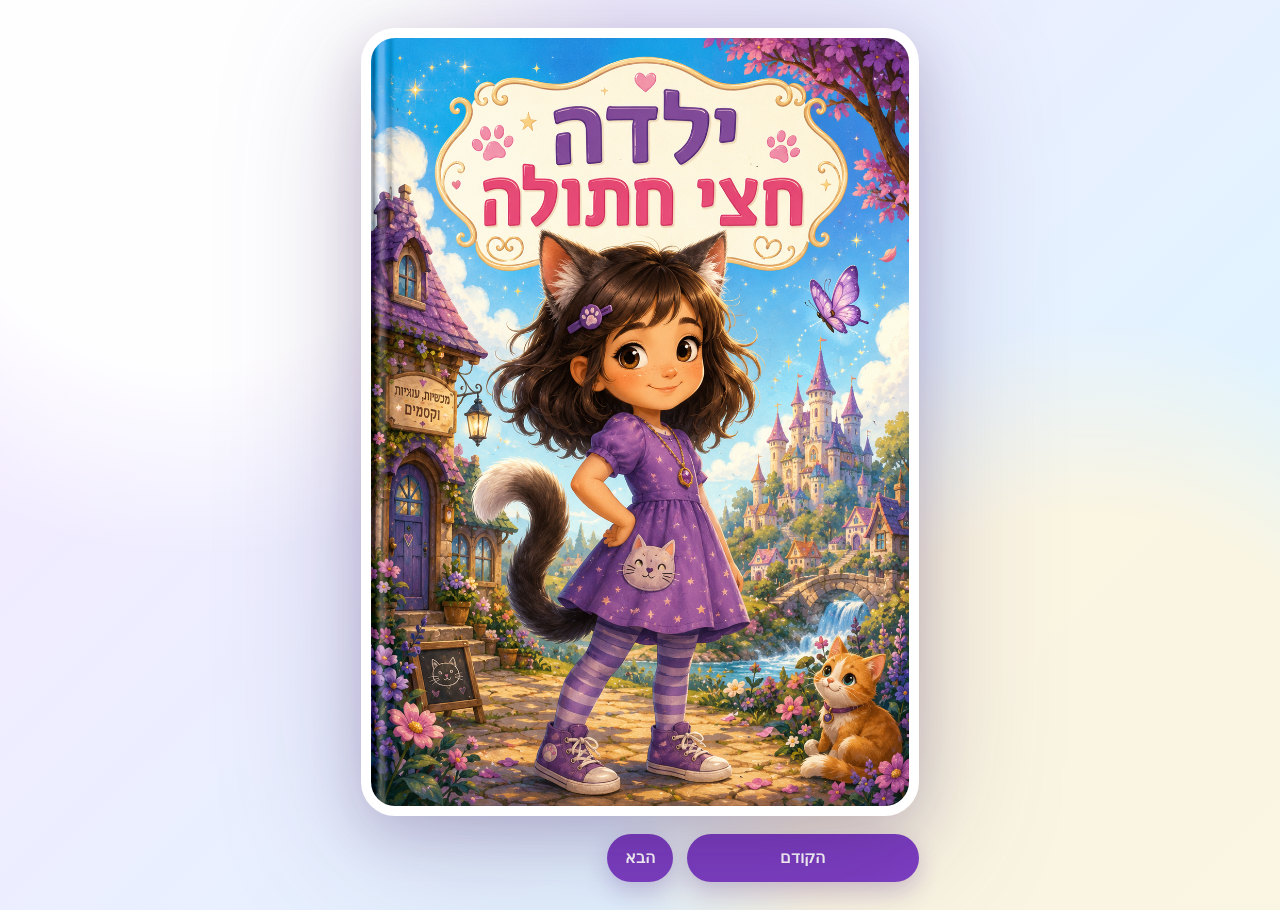
<file: cat_girl/index.html>
<!DOCTYPE html>
<html lang="he" dir="rtl">
<head>
  <meta charset="UTF-8" />
  <meta name="viewport" content="width=device-width, initial-scale=1.0" />
  <title>ילדה חצי חתולה</title>
  <link rel="stylesheet" href="style.css" />
</head>
<body>
  <main class="app">
    <section class="book-shell" aria-label="ילדה חצי חתולה">
      <div class="book" id="book">
        <article class="page is-active">
          <img src="assets/cover.png" alt="שער הספר ילדה חצי חתולה" />
        </article>

        <article class="page">
          <img src="assets/page-1.png" alt="דף 1 ילדה חצי חתולה הלכה לבריכה" />
        </article>

        <article class="page">
          <img src="assets/page-2.png" alt="דף 2 שאלו למה היא נולדה ככה חצי חתולה" />
        </article>

        <article class="page">
  <img src="assets/page-3.png" alt="דף 2 שאלו למה היא נולדה ככה חצי חתולה" />
</article>
      </div>

      <nav class="controls" aria-label="דפדוף בספר">
        <button type="button" id="prevBtn" aria-label="לעמוד הקודם">הקודם</button>
        <button type="button" id="nextBtn" aria-label="לעמוד הבא">הבא</button>
      </nav>
    </section>
  </main>

  <script src="script.js"></script>
</body>
</html>
</file>
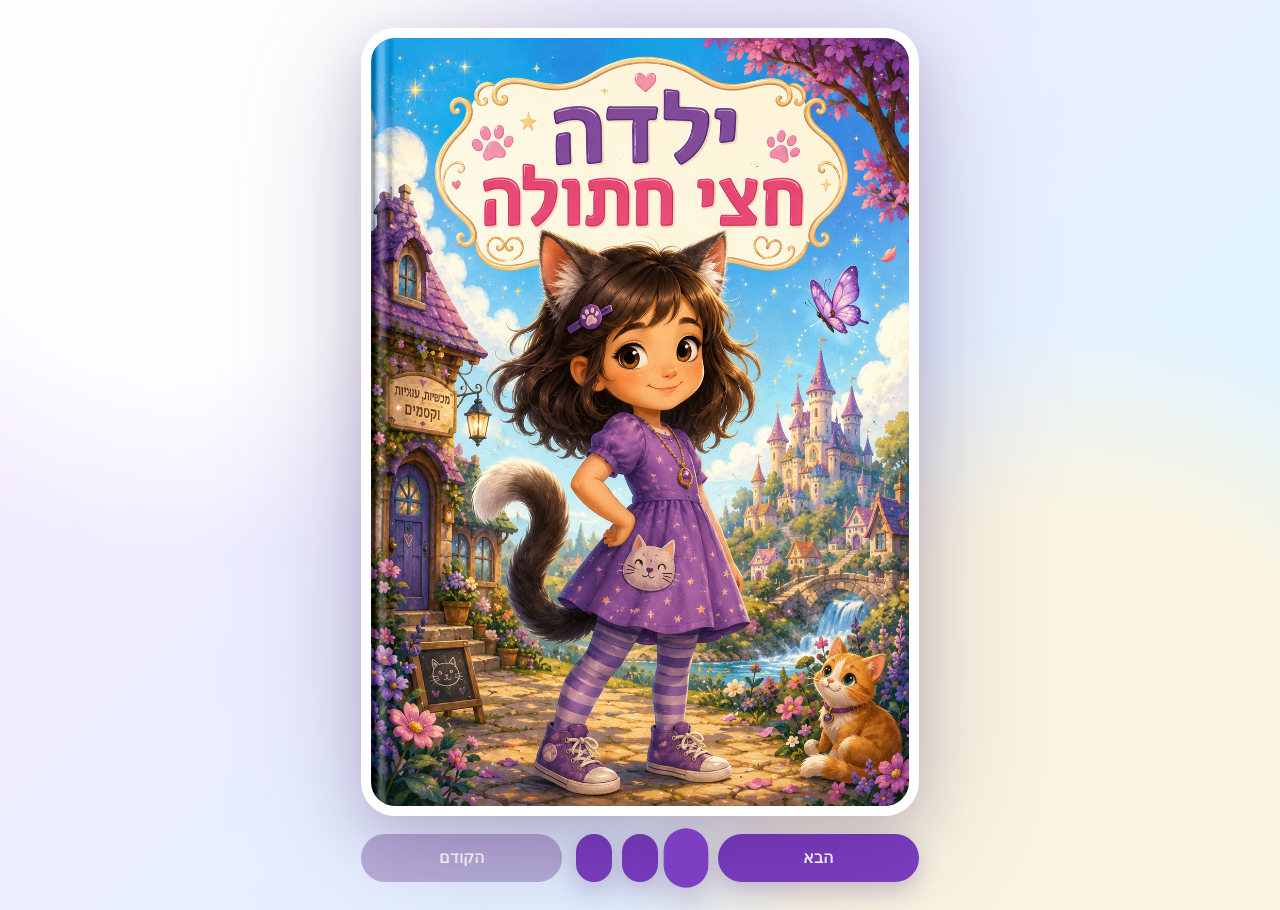
<file: cat_girl_book_clean_github_pages/index.html>
<!DOCTYPE html>
<html lang="he" dir="rtl">
<head>
  <meta charset="UTF-8" />
  <meta name="viewport" content="width=device-width, initial-scale=1.0" />
  <title>ילדה חצי חתולה</title>
  <link rel="stylesheet" href="style.css" />
</head>
<body>
  <main class="app">
    <section class="book-shell" aria-label="ילדה חצי חתולה">
      <div class="book" id="book">
        <article class="page is-active">
          <img src="assets/cover.png" alt="שער הספר ילדה חצי חתולה" />
        </article>

        <article class="page">
          <img src="assets/page-1.png" alt="דף 1 ילדה חצי חתולה הלכה לבריכה" />
        </article>

        <article class="page">
          <img src="assets/page-2.png" alt="דף 2 שאלו למה היא נולדה ככה חצי חתולה" />
        </article>
      </div>

      <nav class="controls" aria-label="דפדוף בספר">
        <button type="button" id="nextBtn" aria-label="לעמוד הבא">הבא</button>
        <div class="dots" id="dots" aria-label="בחירת עמוד"></div>
        <button type="button" id="prevBtn" aria-label="לעמוד הקודם">הקודם</button>
      </nav>
    </section>
  </main>

  <script src="script.js"></script>
</body>
</html>
</file>
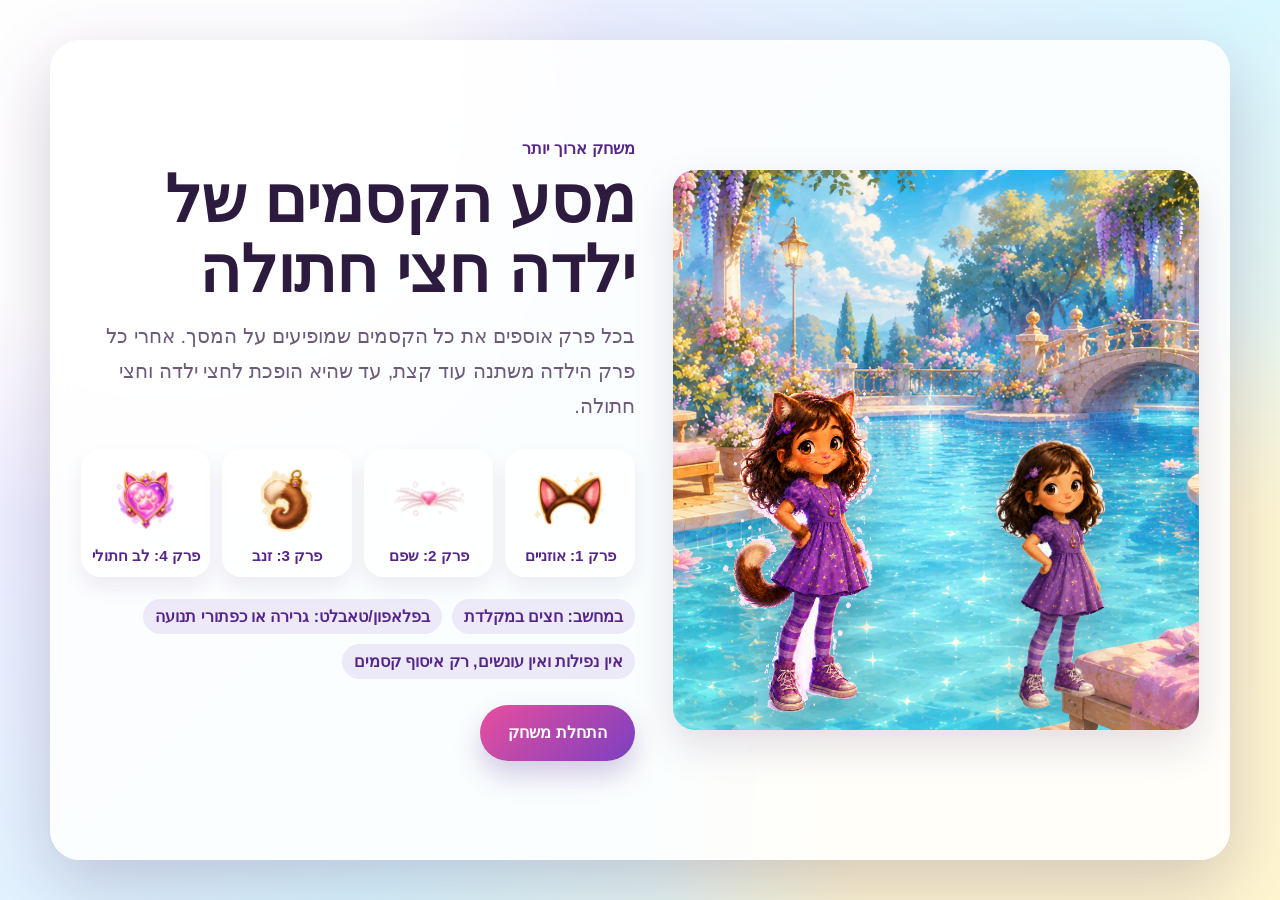
<file: cat_girl/game/index.html>
<!DOCTYPE html>
<html lang="he" dir="rtl">
<head>
  <meta charset="UTF-8" />
  <meta name="viewport" content="width=device-width, initial-scale=1.0" />
  <title>מסע הקסמים של ילדה חצי חתולה</title>
  <link rel="stylesheet" href="style.css" />
</head>
<body>
  <main class="app">
    <section class="screen start-screen is-active" id="startScreen">
      <div class="layout-card start-card">
        <div class="art-card">
          <img src="assets/background.png" alt="בריכה קסומה" class="art-bg" />
          <img src="assets/girl-0.png" alt="הילדה לפני הקסם" class="start-girl girl-human" />
          <img src="assets/girl-4.png" alt="הילדה אחרי הקסם" class="start-girl girl-cat" />
        </div>

        <div class="copy-card">
          <p class="eyebrow">משחק ארוך יותר</p>
          <h1>מסע הקסמים של ילדה חצי חתולה</h1>
          <p class="lead">
            בכל פרק אוספים את כל הקסמים שמופיעים על המסך.
            אחרי כל פרק הילדה משתנה עוד קצת, עד שהיא הופכת לחצי ילדה וחצי חתולה.
          </p>

          <div class="chapter-list">
            <div><img src="assets/item-ears.png" alt="" /><span>פרק 1: אוזניים</span></div>
            <div><img src="assets/item-whiskers.png" alt="" /><span>פרק 2: שפם</span></div>
            <div><img src="assets/item-tail.png" alt="" /><span>פרק 3: זנב</span></div>
            <div><img src="assets/item-heart.png" alt="" /><span>פרק 4: לב חתולי</span></div>
          </div>

          <div class="rules">
            <span>במחשב: חצים במקלדת</span>
            <span>בפלאפון/טאבלט: גרירה או כפתורי תנועה</span>
            <span>אין נפילות ואין עונשים, רק איסוף קסמים</span>
          </div>

          <button type="button" id="startBtn" class="primary-btn">התחלת משחק</button>
        </div>
      </div>
    </section>

    <section class="screen game-screen" id="gameScreen">
      <header class="topbar">
        <div class="stat">
          <span>פרק</span>
          <strong id="chapterText">1 / 4</strong>
        </div>

        <div class="stat wide">
          <span id="chapterName">אוספים אוזניים</span>
          <div class="bar">
            <div class="bar-fill" id="barFill"></div>
          </div>
        </div>

        <div class="stat">
          <span>נאסף</span>
          <strong id="scoreText">0 / 5</strong>
        </div>
      </header>

      <section class="game-panel">
        <div class="board" id="board" aria-label="אזור המשחק">
          <img src="assets/background.png" alt="" class="board-bg" />
          <div class="board-shade"></div>

          <div class="message" id="message">אספי את כל אוזני החתול</div>

          <div class="sparkle sparkle-one"></div>
          <div class="sparkle sparkle-two"></div>
          <div class="sparkle sparkle-three"></div>
          <div class="sparkle sparkle-four"></div>

          <img id="player" class="player" src="assets/girl-0.png" alt="הילדה" />

          <div class="level-complete" id="levelComplete">
            <div>
              <h2 id="levelTitle">יופי</h2>
              <p id="levelText">הילדה השתנתה עוד קצת.</p>
              <button type="button" id="continueBtn" class="primary-btn small">המשך</button>
            </div>
          </div>
        </div>

        <nav class="move-controls" aria-label="כפתורי תנועה">
          <button type="button" data-dir="up">למעלה</button>
          <div class="move-row">
            <button type="button" data-dir="right">ימינה</button>
            <button type="button" data-dir="left">שמאלה</button>
          </div>
          <button type="button" data-dir="down">למטה</button>
        </nav>
      </section>
    </section>

    <section class="screen end-screen" id="endScreen">
      <div class="layout-card end-card">
        <div class="art-card">
          <img src="assets/background.png" alt="בריכה קסומה" class="art-bg" />
          <img src="assets/girl-4.png" alt="הילדה חצי חתולה" class="end-girl" />
        </div>

        <div class="copy-card">
          <p class="eyebrow">הקסם הושלם</p>
          <h2>היא הפכה לחצי ילדה וחצי חתולה</h2>
          <p class="lead">
            עכשיו היא יכולה להסביר לילדים בחיוך:
            אבא שלה היה חתול, ואמא שלה בת אדם.
          </p>
          <button type="button" id="againBtn" class="primary-btn">לשחק שוב</button>
        </div>
      </div>
    </section>
  </main>

  <script src="script.js"></script>
</body>
</html>
</file>
<file: cat_girl/style.css>
* {
  box-sizing: border-box;
}

:root {
  --page-ratio: 1055 / 1491;
  --bg-1: #f9e8ff;
  --bg-2: #d9f7ff;
  --bg-3: #fff5dd;
  --accent: #7d3fc2;
  --accent-dark: #542485;
  --disabled: rgba(84, 36, 133, 0.32);
  --shadow: 0 24px 70px rgba(54, 24, 88, 0.22);
}

html,
body {
  min-height: 100%;
  margin: 0;
}

body {
  font-family: Arial, "Noto Sans Hebrew", sans-serif;
  background:
    radial-gradient(circle at 15% 12%, rgba(255, 255, 255, 0.95) 0 16rem, transparent 28rem),
    radial-gradient(circle at 85% 88%, rgba(255, 245, 221, 0.85) 0 18rem, transparent 30rem),
    linear-gradient(135deg, var(--bg-1), var(--bg-2));
  color: #2d193c;
  overflow-x: hidden;
}

button {
  font: inherit;
}

.app {
  min-height: 100svh;
  width: 100%;
  display: grid;
  place-items: center;
  padding: clamp(10px, 2.5vw, 28px);
}

.book-shell {
  width: min(100%, 980px);
  display: grid;
  grid-template-rows: minmax(0, 1fr) auto;
  gap: clamp(10px, 2vw, 18px);
  justify-items: center;
  align-items: center;
}

.book {
  position: relative;
  width: min(94vw, 680px, calc((100svh - 104px) * var(--page-ratio)));
  aspect-ratio: var(--page-ratio);
  perspective: 1800px;
  filter: drop-shadow(var(--shadow));
  touch-action: pan-y;
}

.page {
  position: absolute;
  inset: 0;
  overflow: hidden;
  border-radius: clamp(18px, 3vw, 34px);
  background: #fff;
  border: clamp(5px, 1.2vw, 10px) solid rgba(255, 255, 255, 0.96);
  box-shadow:
    inset 0 0 0 1px rgba(125, 63, 194, 0.14),
    0 18px 50px rgba(54, 24, 88, 0.17);
  opacity: 0;
  transform: rotateY(-18deg) scale(0.965);
  transform-origin: right center;
  pointer-events: none;
  transition:
    opacity 380ms ease,
    transform 520ms cubic-bezier(0.18, 0.72, 0.2, 1);
}

.page.is-active {
  opacity: 1;
  transform: rotateY(0deg) scale(1);
  pointer-events: auto;
  z-index: 2;
}

.page.is-leaving-forward {
  opacity: 0;
  transform: rotateY(18deg) scale(0.965);
}

.page.is-leaving-back {
  opacity: 0;
  transform: rotateY(-18deg) scale(0.965);
}

.page img {
  width: 100%;
  height: 100%;
  display: block;
  object-fit: cover;
  user-select: none;
  -webkit-user-drag: none;
}

.controls {
  width: min(94vw, 680px, calc((100svh - 104px) * var(--page-ratio)));
  display: grid;
  grid-template-columns: minmax(92px, 1fr) auto minmax(92px, 1fr);
  gap: clamp(8px, 2vw, 14px);
  align-items: center;
}

.controls button {
  min-height: 48px;
  padding: 11px 18px;
  border: 0;
  border-radius: 999px;
  background: var(--accent);
  color: #fff;
  cursor: pointer;
  font-weight: 700;
  box-shadow: 0 10px 24px rgba(84, 36, 133, 0.24);
  transition:
    transform 160ms ease,
    background 160ms ease,
    opacity 160ms ease;
}

.controls button:hover:not(:disabled),
.controls button:focus-visible:not(:disabled) {
  background: var(--accent-dark);
  transform: translateY(-1px);
}

.controls button:disabled {
  background: var(--disabled);
  cursor: not-allowed;
  box-shadow: none;
}

.dots {
  display: flex;
  justify-content: center;
  align-items: center;
  gap: 10px;
  min-width: 72px;
}

.dot {
  width: 13px;
  height: 13px;
  padding: 0;
  border: 0;
  border-radius: 999px;
  background: rgba(84, 36, 133, 0.24);
  cursor: pointer;
  box-shadow: none;
}

.dot.is-active {
  background: var(--accent);
  transform: scale(1.24);
}

@media (min-width: 900px) and (orientation: landscape) {
  .book-shell {
    width: min(100%, 1120px);
  }

  .book,
  .controls {
    width: min(54vw, 700px, calc((100svh - 112px) * var(--page-ratio)));
  }
}

@media (max-width: 720px) {
  .app {
    padding: 10px;
    align-items: center;
  }

  .book-shell {
    gap: 10px;
  }

  .book,
  .controls {
    width: min(96vw, calc((100svh - 92px) * var(--page-ratio)));
  }

  .controls {
    grid-template-columns: 1fr 76px 1fr;
  }

  .controls button {
    min-height: 46px;
    padding: 10px 12px;
  }
}

@media (max-width: 380px) {
  .book,
  .controls {
    width: min(97vw, calc((100svh - 88px) * var(--page-ratio)));
  }

  .controls {
    gap: 7px;
    grid-template-columns: 1fr 62px 1fr;
  }

  .dot {
    width: 11px;
    height: 11px;
  }
}

@media (prefers-reduced-motion: reduce) {
  .page,
  .controls button {
    transition: none;
  }
}
</file>
<file: cat_girl_book_clean_github_pages/style.css>
* {
  box-sizing: border-box;
}

:root {
  --page-ratio: 1055 / 1491;
  --bg-1: #f9e8ff;
  --bg-2: #d9f7ff;
  --bg-3: #fff5dd;
  --accent: #7d3fc2;
  --accent-dark: #542485;
  --disabled: rgba(84, 36, 133, 0.32);
  --shadow: 0 24px 70px rgba(54, 24, 88, 0.22);
}

html,
body {
  min-height: 100%;
  margin: 0;
}

body {
  font-family: Arial, "Noto Sans Hebrew", sans-serif;
  background:
    radial-gradient(circle at 15% 12%, rgba(255, 255, 255, 0.95) 0 16rem, transparent 28rem),
    radial-gradient(circle at 85% 88%, rgba(255, 245, 221, 0.85) 0 18rem, transparent 30rem),
    linear-gradient(135deg, var(--bg-1), var(--bg-2));
  color: #2d193c;
  overflow-x: hidden;
}

button {
  font: inherit;
}

.app {
  min-height: 100svh;
  width: 100%;
  display: grid;
  place-items: center;
  padding: clamp(10px, 2.5vw, 28px);
}

.book-shell {
  width: min(100%, 980px);
  display: grid;
  grid-template-rows: minmax(0, 1fr) auto;
  gap: clamp(10px, 2vw, 18px);
  justify-items: center;
  align-items: center;
}

.book {
  position: relative;
  width: min(94vw, 680px, calc((100svh - 104px) * var(--page-ratio)));
  aspect-ratio: var(--page-ratio);
  perspective: 1800px;
  filter: drop-shadow(var(--shadow));
  touch-action: pan-y;
}

.page {
  position: absolute;
  inset: 0;
  overflow: hidden;
  border-radius: clamp(18px, 3vw, 34px);
  background: #fff;
  border: clamp(5px, 1.2vw, 10px) solid rgba(255, 255, 255, 0.96);
  box-shadow:
    inset 0 0 0 1px rgba(125, 63, 194, 0.14),
    0 18px 50px rgba(54, 24, 88, 0.17);
  opacity: 0;
  transform: rotateY(-18deg) scale(0.965);
  transform-origin: right center;
  pointer-events: none;
  transition:
    opacity 380ms ease,
    transform 520ms cubic-bezier(0.18, 0.72, 0.2, 1);
}

.page.is-active {
  opacity: 1;
  transform: rotateY(0deg) scale(1);
  pointer-events: auto;
  z-index: 2;
}

.page.is-leaving-forward {
  opacity: 0;
  transform: rotateY(18deg) scale(0.965);
}

.page.is-leaving-back {
  opacity: 0;
  transform: rotateY(-18deg) scale(0.965);
}

.page img {
  width: 100%;
  height: 100%;
  display: block;
  object-fit: cover;
  user-select: none;
  -webkit-user-drag: none;
}

.controls {
  width: min(94vw, 680px, calc((100svh - 104px) * var(--page-ratio)));
  display: grid;
  grid-template-columns: minmax(92px, 1fr) auto minmax(92px, 1fr);
  gap: clamp(8px, 2vw, 14px);
  align-items: center;
}

.controls button {
  min-height: 48px;
  padding: 11px 18px;
  border: 0;
  border-radius: 999px;
  background: var(--accent);
  color: #fff;
  cursor: pointer;
  font-weight: 700;
  box-shadow: 0 10px 24px rgba(84, 36, 133, 0.24);
  transition:
    transform 160ms ease,
    background 160ms ease,
    opacity 160ms ease;
}

.controls button:hover:not(:disabled),
.controls button:focus-visible:not(:disabled) {
  background: var(--accent-dark);
  transform: translateY(-1px);
}

.controls button:disabled {
  background: var(--disabled);
  cursor: not-allowed;
  box-shadow: none;
}

.dots {
  display: flex;
  justify-content: center;
  align-items: center;
  gap: 10px;
  min-width: 72px;
}

.dot {
  width: 13px;
  height: 13px;
  padding: 0;
  border: 0;
  border-radius: 999px;
  background: rgba(84, 36, 133, 0.24);
  cursor: pointer;
  box-shadow: none;
}

.dot.is-active {
  background: var(--accent);
  transform: scale(1.24);
}

@media (min-width: 900px) and (orientation: landscape) {
  .book-shell {
    width: min(100%, 1120px);
  }

  .book,
  .controls {
    width: min(54vw, 700px, calc((100svh - 112px) * var(--page-ratio)));
  }
}

@media (max-width: 720px) {
  .app {
    padding: 10px;
    align-items: center;
  }

  .book-shell {
    gap: 10px;
  }

  .book,
  .controls {
    width: min(96vw, calc((100svh - 92px) * var(--page-ratio)));
  }

  .controls {
    grid-template-columns: 1fr 76px 1fr;
  }

  .controls button {
    min-height: 46px;
    padding: 10px 12px;
  }
}

@media (max-width: 380px) {
  .book,
  .controls {
    width: min(97vw, calc((100svh - 88px) * var(--page-ratio)));
  }

  .controls {
    gap: 7px;
    grid-template-columns: 1fr 62px 1fr;
  }

  .dot {
    width: 11px;
    height: 11px;
  }
}

@media (prefers-reduced-motion: reduce) {
  .page,
  .controls button {
    transition: none;
  }
}
</file>
<file: cat_girl/game/style.css>
* {
  box-sizing: border-box;
}

:root {
  --ink: #2d1a3f;
  --muted: #6c5b7a;
  --purple: #7b3fc1;
  --purple-dark: #55258a;
  --pink: #e84f9d;
  --gold: #ffc94c;
  --panel: rgba(255, 255, 255, 0.86);
  --panel-strong: rgba(255, 255, 255, 0.94);
  --shadow: 0 24px 70px rgba(57, 28, 88, 0.22);
  --radius: 30px;
}

html,
body {
  min-height: 100%;
  margin: 0;
}

body {
  font-family: Arial, "Noto Sans Hebrew", sans-serif;
  color: var(--ink);
  background:
    radial-gradient(circle at 12% 10%, rgba(255, 255, 255, 0.95) 0 16rem, transparent 28rem),
    radial-gradient(circle at 88% 86%, rgba(255, 246, 208, 0.95) 0 18rem, transparent 30rem),
    linear-gradient(135deg, #fae7ff, #d9f7ff 58%, #fff4d8);
  overflow-x: hidden;
}

button {
  font: inherit;
}

img {
  display: block;
  max-width: 100%;
}

.app {
  width: 100%;
  min-height: 100svh;
  display: grid;
  place-items: center;
  padding: clamp(10px, 2.2vw, 28px);
}

.screen {
  display: none;
  width: min(1180px, 100%);
}

.screen.is-active {
  display: block;
}

.layout-card {
  display: grid;
  grid-template-columns: minmax(300px, 0.95fr) minmax(300px, 1fr);
  gap: clamp(18px, 4vw, 38px);
  align-items: center;
  min-height: min(820px, calc(100svh - 24px));
  padding: clamp(16px, 3vw, 30px);
  border-radius: var(--radius);
  background: var(--panel);
  border: 1px solid rgba(255, 255, 255, 0.75);
  box-shadow: var(--shadow);
  backdrop-filter: blur(12px);
}

.art-card {
  position: relative;
  min-height: 560px;
  overflow: hidden;
  border-radius: calc(var(--radius) - 8px);
  background: #d9f7ff;
  box-shadow: inset 0 0 0 1px rgba(123, 63, 193, 0.09), 0 16px 42px rgba(57, 28, 88, 0.14);
}

.art-bg {
  position: absolute;
  inset: 0;
  width: 100%;
  height: 100%;
  object-fit: cover;
}

.art-card::after {
  content: "";
  position: absolute;
  inset: 0;
  background: linear-gradient(to top, rgba(255, 255, 255, 0.12), transparent 36%);
}

.start-girl,
.end-girl {
  position: absolute;
  bottom: 0;
  z-index: 2;
  filter: drop-shadow(0 14px 24px rgba(36, 18, 54, 0.24));
}

.girl-human {
  right: 4%;
  width: min(46%, 300px);
}

.girl-cat {
  left: 0;
  width: min(54%, 360px);
}

.end-girl {
  width: min(78%, 430px);
  right: 50%;
  transform: translateX(50%);
}

.eyebrow {
  margin: 0 0 8px;
  color: var(--purple-dark);
  font-weight: 900;
}

h1,
h2 {
  margin: 0;
  line-height: 1.08;
}

h1 {
  font-size: clamp(2rem, 5vw, 4.6rem);
}

h2 {
  font-size: clamp(2rem, 4.8vw, 4rem);
}

.lead {
  margin: 14px 0 0;
  color: var(--muted);
  font-size: clamp(1.05rem, 2vw, 1.26rem);
  line-height: 1.75;
}

.chapter-list {
  display: grid;
  grid-template-columns: repeat(4, minmax(0, 1fr));
  gap: 12px;
  margin-top: 24px;
}

.chapter-list div {
  display: grid;
  justify-items: center;
  gap: 8px;
  min-height: 128px;
  padding: 12px 10px;
  border-radius: 20px;
  background: rgba(255, 255, 255, 0.72);
  box-shadow: 0 10px 20px rgba(57, 28, 88, 0.08);
}

.chapter-list img {
  width: 78px;
  height: 78px;
  object-fit: contain;
}

.chapter-list span {
  text-align: center;
  color: var(--purple-dark);
  font-weight: 800;
  font-size: 0.95rem;
}

.rules {
  display: flex;
  flex-wrap: wrap;
  gap: 10px;
  margin-top: 22px;
}

.rules span {
  padding: 8px 12px;
  border-radius: 999px;
  background: rgba(123, 63, 193, 0.11);
  color: var(--purple-dark);
  font-weight: 800;
}

.primary-btn {
  min-height: 56px;
  margin-top: 26px;
  padding: 14px 28px;
  border: 0;
  border-radius: 999px;
  background: linear-gradient(135deg, var(--pink), var(--purple));
  color: #fff;
  font-weight: 900;
  cursor: pointer;
  box-shadow: 0 14px 28px rgba(85, 37, 138, 0.24);
  transition: transform 160ms ease, filter 160ms ease;
}

.primary-btn.small {
  min-height: 48px;
  margin-top: 12px;
  padding: 12px 22px;
}

.primary-btn:hover,
.primary-btn:focus-visible {
  transform: translateY(-1px);
  filter: brightness(1.05);
}

.game-screen {
  width: min(1100px, 100%);
}

.topbar {
  display: grid;
  grid-template-columns: 0.85fr 1.4fr 0.85fr;
  gap: clamp(8px, 1.8vw, 14px);
  margin-bottom: 12px;
}

.stat {
  min-height: 72px;
  display: grid;
  align-content: center;
  justify-items: center;
  padding: 10px 12px;
  border-radius: 20px;
  background: var(--panel-strong);
  box-shadow: 0 12px 24px rgba(57, 28, 88, 0.11);
}

.stat span {
  color: var(--muted);
  font-size: 0.85rem;
  font-weight: 800;
  text-align: center;
}

.stat strong {
  color: var(--purple-dark);
  font-size: clamp(1rem, 2.2vw, 1.4rem);
}

.bar {
  width: min(100%, 360px);
  height: 12px;
  margin-top: 8px;
  overflow: hidden;
  border-radius: 999px;
  background: rgba(123, 63, 193, 0.16);
}

.bar-fill {
  height: 100%;
  width: 0%;
  border-radius: inherit;
  background: linear-gradient(90deg, var(--gold), var(--pink), var(--purple));
  transition: width 220ms ease;
}

.board {
  position: relative;
  width: 100%;
  height: min(70svh, 680px);
  min-height: 430px;
  overflow: hidden;
  border-radius: var(--radius);
  border: 8px solid rgba(255, 255, 255, 0.94);
  background: #d9f7ff;
  box-shadow: var(--shadow);
  touch-action: none;
}

.board-bg {
  position: absolute;
  inset: 0;
  width: 100%;
  height: 100%;
  object-fit: cover;
}

.board-shade {
  position: absolute;
  inset: 0;
  background:
    radial-gradient(circle at top, rgba(255,255,255,0.14), transparent 30%),
    linear-gradient(to bottom, rgba(255,255,255,0.02), rgba(255,255,255,0.12));
}

.message {
  position: absolute;
  z-index: 12;
  top: 14px;
  right: 50%;
  transform: translateX(50%);
  width: min(90%, 560px);
  padding: 12px 18px;
  border-radius: 999px;
  background: rgba(255, 255, 255, 0.94);
  color: var(--purple-dark);
  font-weight: 900;
  text-align: center;
  box-shadow: 0 12px 28px rgba(57, 28, 88, 0.14);
}

.player,
.collectible {
  position: absolute;
  user-select: none;
  -webkit-user-drag: none;
}

.player {
  z-index: 8;
  width: clamp(118px, 18vw, 184px);
  left: 50%;
  top: 72%;
  transform: translate(-50%, -50%);
  filter: drop-shadow(0 14px 24px rgba(44, 21, 73, 0.24));
}

.player.is-changing {
  animation: changePulse 420ms ease;
}

.collectible {
  z-index: 7;
  width: clamp(64px, 9.5vw, 98px);
  transform: translate(-50%, -50%);
  object-fit: contain;
  filter: drop-shadow(0 12px 18px rgba(44, 21, 73, 0.16));
  animation: bob 1.5s ease-in-out infinite alternate;
}

.collectible.collected {
  animation: collect 320ms ease forwards;
  pointer-events: none;
}

.level-complete {
  position: absolute;
  inset: 0;
  z-index: 30;
  display: none;
  place-items: center;
  padding: 18px;
  background: rgba(45, 26, 63, 0.18);
  backdrop-filter: blur(4px);
}

.level-complete.is-visible {
  display: grid;
}

.level-complete > div {
  width: min(92%, 460px);
  padding: 22px;
  border-radius: 26px;
  background: rgba(255, 255, 255, 0.94);
  text-align: center;
  box-shadow: var(--shadow);
}

.level-complete p {
  color: var(--muted);
  font-size: 1.08rem;
  line-height: 1.55;
}

.sparkle {
  position: absolute;
  width: 20px;
  height: 20px;
  background: rgba(255,255,255,0.95);
  clip-path: polygon(50% 0, 63% 37%, 100% 50%, 63% 63%, 50% 100%, 37% 63%, 0 50%, 37% 37%);
  opacity: 0.88;
  filter: drop-shadow(0 0 10px rgba(255,255,255,0.8));
}

.sparkle-one { top: 16%; left: 11%; animation: twinkle 1.4s ease-in-out infinite alternate; }
.sparkle-two { top: 24%; right: 12%; animation: twinkle 1.8s ease-in-out infinite alternate; }
.sparkle-three { bottom: 28%; left: 18%; animation: twinkle 1.6s ease-in-out infinite alternate; }
.sparkle-four { bottom: 18%; right: 20%; animation: twinkle 1.9s ease-in-out infinite alternate; }

.move-controls {
  display: none;
  width: min(420px, 100%);
  margin: 12px auto 0;
  gap: 8px;
  justify-items: center;
}

.move-row {
  width: 100%;
  display: grid;
  grid-template-columns: 1fr 1fr;
  gap: 8px;
}

.move-controls button {
  width: 100%;
  min-height: 48px;
  border: 0;
  border-radius: 999px;
  background: rgba(255, 255, 255, 0.84);
  color: var(--purple-dark);
  font-weight: 900;
  box-shadow: 0 10px 18px rgba(57, 28, 88, 0.12);
}

@keyframes bob {
  from { transform: translate(-50%, -50%) translateY(0); }
  to { transform: translate(-50%, -50%) translateY(-10px); }
}

@keyframes collect {
  to { transform: translate(-50%, -50%) scale(1.45); opacity: 0; }
}

@keyframes changePulse {
  0% { transform: translate(-50%, -50%) scale(1); filter: drop-shadow(0 14px 24px rgba(44, 21, 73, 0.24)); }
  50% { transform: translate(-50%, -50%) scale(1.08); filter: drop-shadow(0 0 24px rgba(255, 226, 90, 0.9)); }
  100% { transform: translate(-50%, -50%) scale(1); filter: drop-shadow(0 14px 24px rgba(44, 21, 73, 0.24)); }
}

@keyframes twinkle {
  from { transform: scale(0.72) rotate(0deg); opacity: 0.45; }
  to { transform: scale(1.16) rotate(22deg); opacity: 1; }
}

@media (max-width: 920px) {
  .layout-card {
    grid-template-columns: 1fr;
    min-height: auto;
  }

  .art-card {
    min-height: 400px;
  }

  .chapter-list {
    grid-template-columns: repeat(2, minmax(0, 1fr));
  }

  .topbar {
    grid-template-columns: 1fr;
  }

  .stat {
    min-height: 58px;
  }

  .board {
    height: 62svh;
    min-height: 370px;
    border-width: 6px;
  }

  .move-controls {
    display: grid;
  }
}

@media (max-width: 540px) {
  .app {
    padding: 10px;
  }

  .layout-card {
    padding: 14px;
    border-radius: 22px;
  }

  .art-card {
    min-height: 330px;
  }

  .girl-human {
    width: min(43%, 210px);
  }

  .girl-cat {
    width: min(52%, 250px);
  }

  .end-girl {
    width: min(78%, 300px);
  }

  h1 {
    font-size: clamp(1.8rem, 8vw, 2.7rem);
  }

  h2 {
    font-size: clamp(1.8rem, 7vw, 2.7rem);
  }

  .lead {
    font-size: 1rem;
    line-height: 1.6;
  }

  .chapter-list img {
    width: 62px;
    height: 62px;
  }

  .chapter-list div {
    min-height: 112px;
  }

  .board {
    height: 56svh;
    min-height: 330px;
    border-radius: 22px;
  }

  .message {
    border-radius: 20px;
    font-size: 0.94rem;
  }

  .player {
    width: clamp(104px, 28vw, 142px);
  }

  .collectible {
    width: clamp(54px, 15vw, 74px);
  }
}

@media (prefers-reduced-motion: reduce) {
  .collectible,
  .sparkle,
  .player.is-changing,
  .primary-btn,
  .bar-fill {
    animation: none;
    transition: none;
  }
}
</file>
